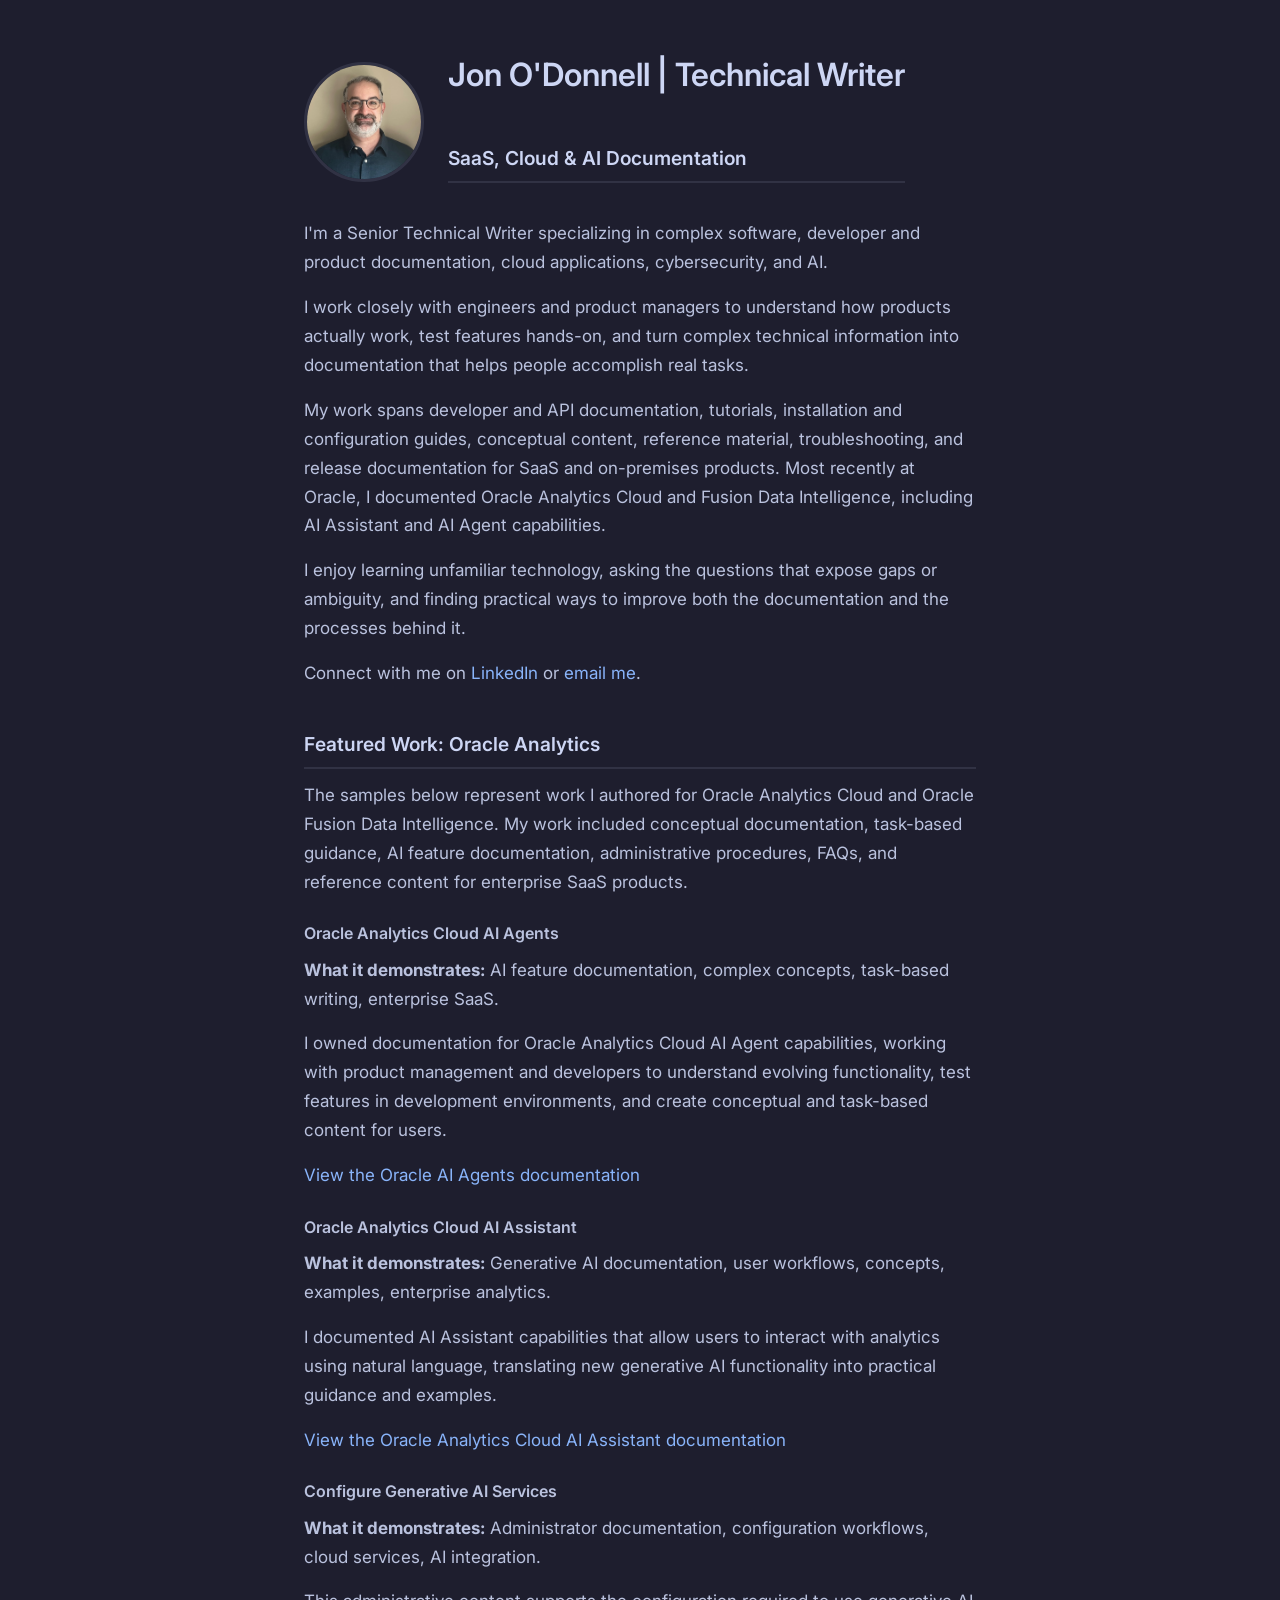
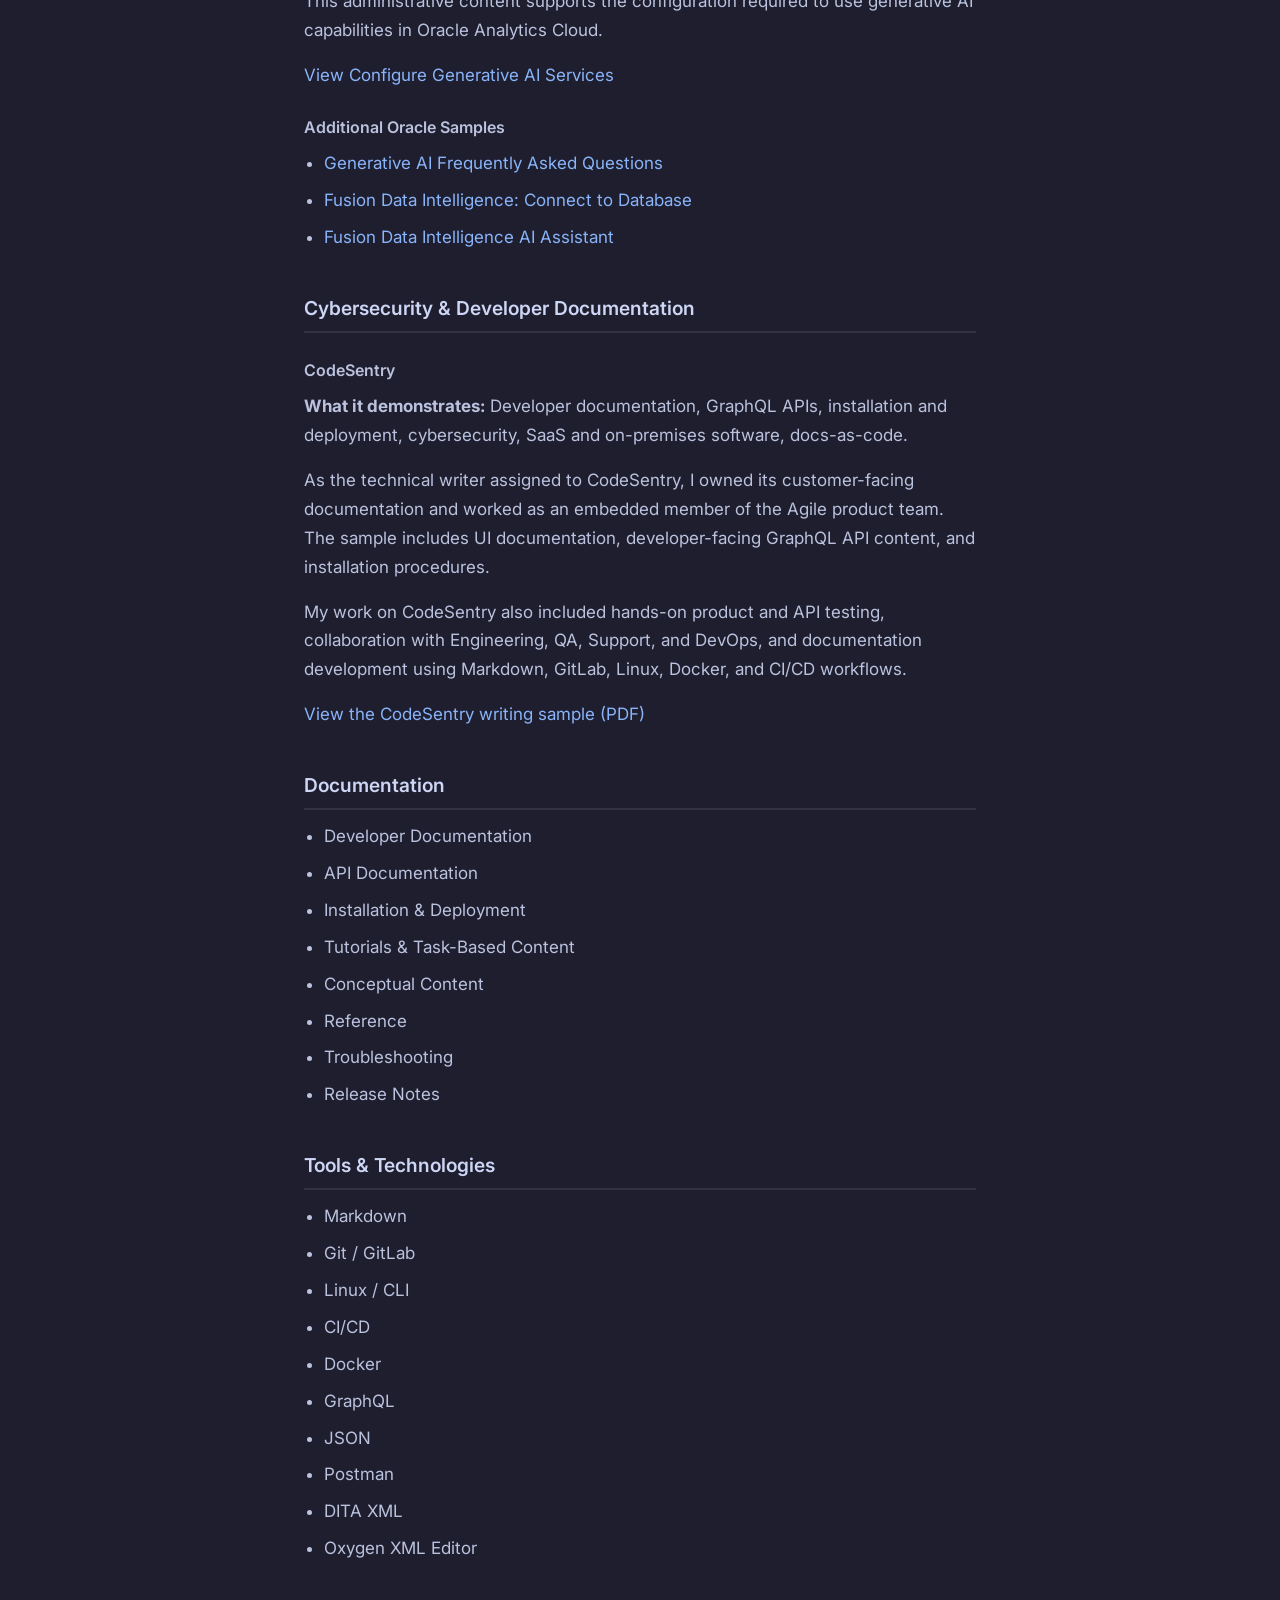
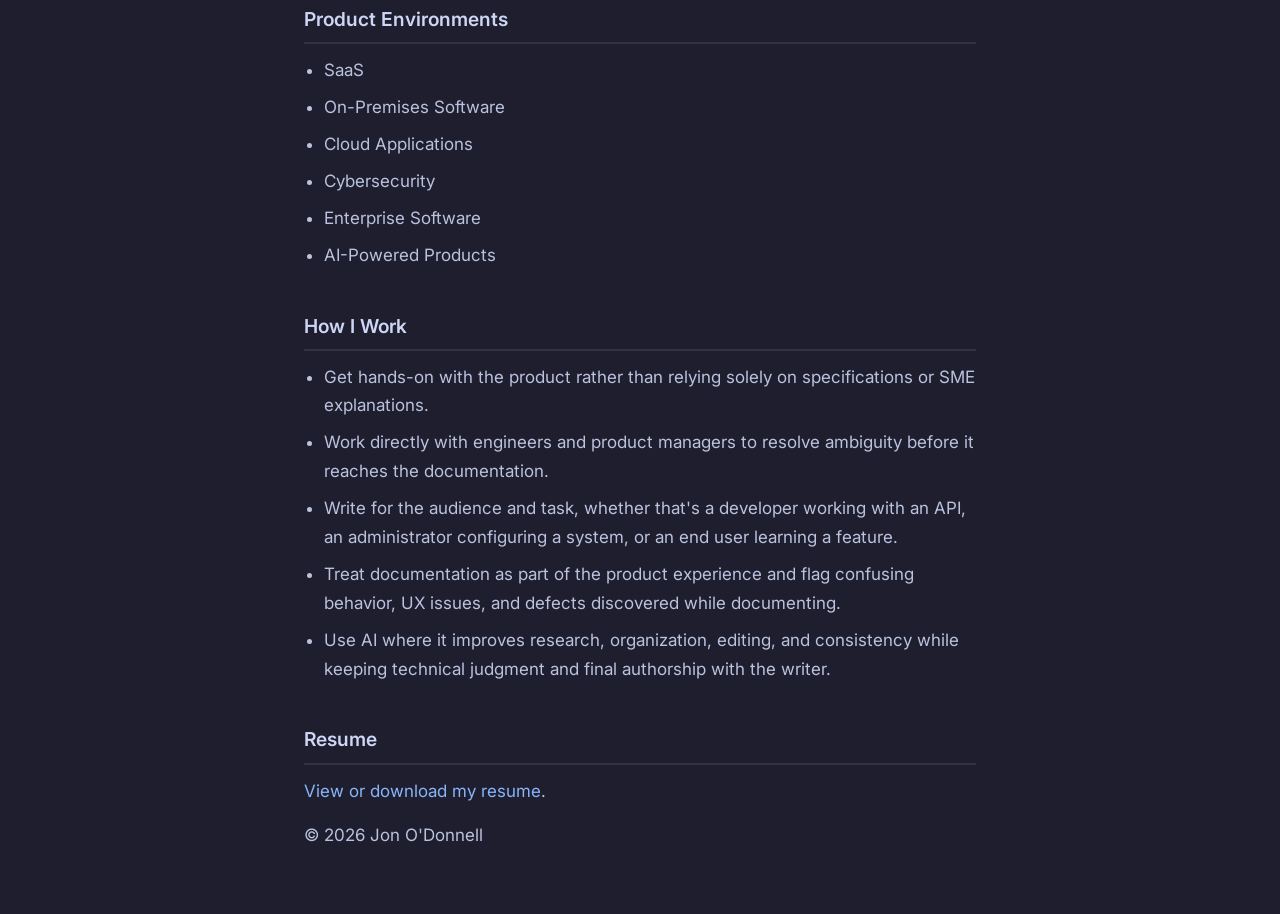
<file: index.html>
<!DOCTYPE html>
<html lang="en">
<head>
    <meta charset="UTF-8">
    <meta name="viewport" content="width=device-width, initial-scale=1.0">
    <title>Jon O'Donnell | Technical Writer</title>
    <link rel="stylesheet" href="css/style.css">
    <!--<link rel="stylesheet" href="https://unpkg.com/wingcss"/>-->
</head>
<body>

    <!-- Introduction Section -->
    <header>
        <div class="header-top">
        <img src="photo.jpg" alt="Jon O'Donnell" class="profile-photo">
        <div>
            <h1>Jon O'Donnell | Technical Writer</h1>
            <h2>SaaS, Cloud & AI Documentation</h2>
        </div>
    </div>
  <p>I'm a Senior Technical Writer specializing in complex software, developer and product documentation, cloud applications, cybersecurity, and AI.</p>
        <p>I work closely with engineers and product managers to understand how products actually work, test features hands-on, and turn complex technical information into documentation that helps people accomplish real tasks.</p>
        <p>My work spans developer and API documentation, tutorials, installation and configuration guides, conceptual content, reference material, troubleshooting, and release documentation for SaaS and on-premises products. Most recently at Oracle, I documented Oracle Analytics Cloud and Fusion Data Intelligence, including AI Assistant and AI Agent capabilities.</p>
        <p>I enjoy learning unfamiliar technology, asking the questions that expose gaps or ambiguity, and finding practical ways to improve both the documentation and the processes behind it.</p>
        <p>Connect with me on <a href="https://www.linkedin.com/in/odonnelljm/" target="_blank" rel="noopener noreferrer">LinkedIn</a> or <a href="mailto:odonnell.jm@gmail.com">email me</a>.</p>
    </header>
     <main>
        <section>
            <h2>Featured Work: Oracle Analytics</h2>
            <p>The samples below represent work I authored for Oracle Analytics Cloud and Oracle Fusion Data Intelligence. My work included conceptual documentation, task-based guidance, AI feature documentation, administrative procedures, FAQs, and reference content for enterprise SaaS products.</p>

            <h3>Oracle Analytics Cloud AI Agents</h3>
            <p><strong>What it demonstrates:</strong> AI feature documentation, complex concepts, task-based writing, enterprise SaaS.</p>
            <p>I owned documentation for Oracle Analytics Cloud AI Agent capabilities, working with product management and developers to understand evolving functionality, test features in development environments, and create conceptual and task-based content for users.</p>
            <p><a href="https://docs.oracle.com/en/cloud/paas/analytics-cloud/acubi/use-ai-agents-oracle-analytics-ai-assistant-interact-data.html" target="_blank" rel="noopener noreferrer">View the Oracle AI Agents documentation</a></p>

            <h3>Oracle Analytics Cloud AI Assistant</h3>
            <p><strong>What it demonstrates:</strong> Generative AI documentation, user workflows, concepts, examples, enterprise analytics.</p>
            <p>I documented AI Assistant capabilities that allow users to interact with analytics using natural language, translating new generative AI functionality into practical guidance and examples.</p>
            <p><a href="https://docs.oracle.com/en/cloud/paas/analytics-cloud/acubi/generate-visualizations-oracle-analytics-ai-assistant.html" target="_blank" rel="noopener noreferrer">View the Oracle Analytics Cloud AI Assistant documentation</a></p>

            <h3>Configure Generative AI Services</h3>
            <p><strong>What it demonstrates:</strong> Administrator documentation, configuration workflows, cloud services, AI integration.</p>
            <p>This administrative content supports the configuration required to use generative AI capabilities in Oracle Analytics Cloud.</p>
            <p><a href="https://docs.oracle.com/en/cloud/paas/analytics-cloud/acabi/configure-generative-ai-services.html" target="_blank" rel="noopener noreferrer">View Configure Generative AI Services</a></p>

            <h3>Additional Oracle Samples</h3>
            <ul>
                <li><a href="https://docs.oracle.com/en/cloud/paas/analytics-cloud/acubi/faqs-oracle-analytics-generative-ai.html" target="_blank" rel="noopener noreferrer">Generative AI Frequently Asked Questions</a></li>
                <li><a href="https://docs.oracle.com/en/cloud/saas/analytics/26r1/fawag/connect-autonomous-data-warehouse.html" target="_blank" rel="noopener noreferrer">Fusion Data Intelligence: Connect to Database</a></li>
                <li><a href="https://docs.oracle.com/en/cloud/saas/analytics/26r1/fawug/get-started-oracle-analytics-ai-assistant.html" target="_blank" rel="noopener noreferrer">Fusion Data Intelligence AI Assistant</a></li>
            </ul>
        </section>

        <section>
            <h2>Cybersecurity &amp; Developer Documentation</h2>
            <h3>CodeSentry</h3>
            <p><strong>What it demonstrates:</strong> Developer documentation, GraphQL APIs, installation and deployment, cybersecurity, SaaS and on-premises software, docs-as-code.</p>
            <p>As the technical writer assigned to CodeSentry, I owned its customer-facing documentation and worked as an embedded member of the Agile product team. The sample includes UI documentation, developer-facing GraphQL API content, and installation procedures.</p>
            <p>My work on CodeSentry also included hands-on product and API testing, collaboration with Engineering, QA, Support, and DevOps, and documentation development using Markdown, GitLab, Linux, Docker, and CI/CD workflows.</p>
            <p><a href="JODonnell_Writing_Samples.pdf" target="_blank">View the CodeSentry writing sample (PDF)</a></p>
        </section>

        <section>
            <h2>Documentation</h2>
            <ul>
                <li>Developer Documentation</li>
                <li>API Documentation</li>
                <li>Installation &amp; Deployment</li>
                <li>Tutorials &amp; Task-Based Content</li>
                <li>Conceptual Content</li>
                <li>Reference</li>
                <li>Troubleshooting</li>
                <li>Release Notes</li>
            </ul>
        </section>

        <section>
            <h2>Tools &amp; Technologies</h2>
            <ul>
                <li>Markdown</li>
                <li>Git / GitLab</li>
                <li>Linux / CLI</li>
                <li>CI/CD</li>
                <li>Docker</li>
                <li>GraphQL</li>
                <li>JSON</li>
                <li>Postman</li>
                <li>DITA XML</li>
                <li>Oxygen XML Editor</li>
            </ul>
        </section>

        <section>
            <h2>Product Environments</h2>
            <ul>
                <li>SaaS</li>
                <li>On-Premises Software</li>
                <li>Cloud Applications</li>
                <li>Cybersecurity</li>
                <li>Enterprise Software</li>
                <li>AI-Powered Products</li>
            </ul>
        </section>

        <section>
            <h2>How I Work</h2>
            <ul>
                <li>Get hands-on with the product rather than relying solely on specifications or SME explanations.</li>
                <li>Work directly with engineers and product managers to resolve ambiguity before it reaches the documentation.</li>
                <li>Write for the audience and task, whether that's a developer working with an API, an administrator configuring a system, or an end user learning a feature.</li>
                <li>Treat documentation as part of the product experience and flag confusing behavior, UX issues, and defects discovered while documenting.</li>
                <li>Use AI where it improves research, organization, editing, and consistency while keeping technical judgment and final authorship with the writer.</li>
            </ul>
        </section>

        <section>
            <h2>Resume</h2>
            <p><a href="Jon_ODonnell_Portfolio_Resume.docx" target="_blank">View or download my resume</a>.</p>
        </section>
    </main>

    <footer>
        <p>&copy; 2026 Jon O'Donnell</p>
    </footer>

</body>
</html>
</file>
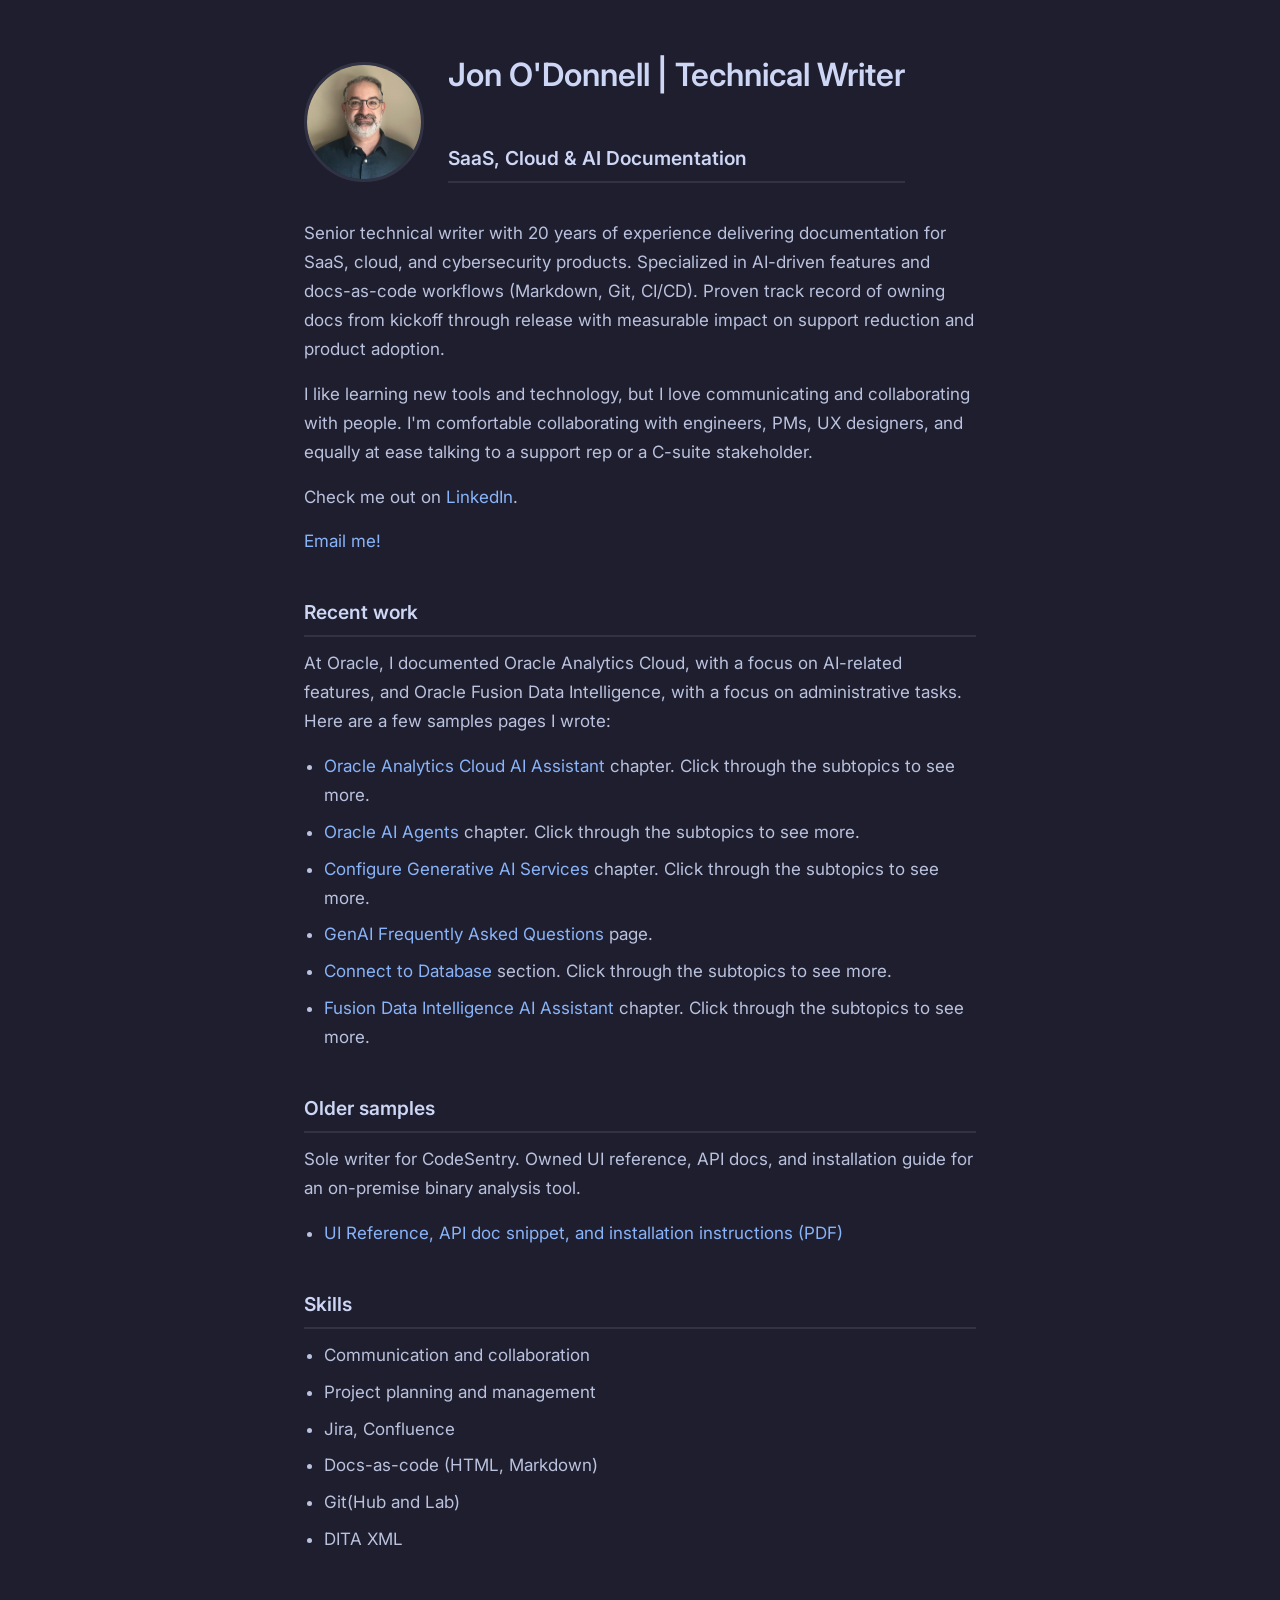
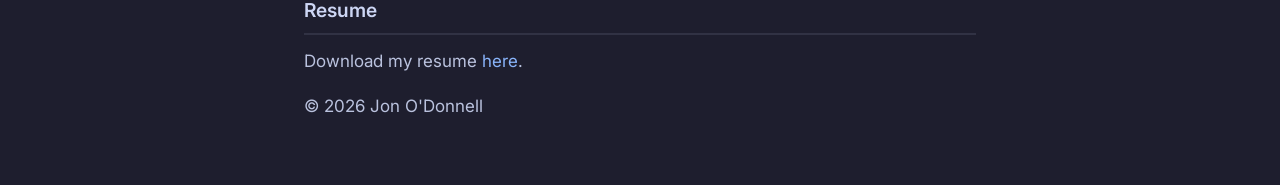
<file: offline.html>
<!DOCTYPE html>
<html lang="en">
<head>
    <meta charset="UTF-8">
    <meta name="viewport" content="width=device-width, initial-scale=1.0">
    <title>Jon O'Donnell | Technical Writer</title>
    <link rel="stylesheet" href="css/style.css">
    <!--<link rel="stylesheet" href="https://unpkg.com/wingcss"/>-->
</head>
<body>

    <!-- Introduction Section -->
    <header>
        <div class="header-top">
        <img src="photo.jpg" alt="Jon O'Donnell" class="profile-photo">
        <div>
            <h1>Jon O'Donnell | Technical Writer</h1>
            <h2>SaaS, Cloud & AI Documentation</h2>
        </div>
    </div>
        <p>Senior technical writer with 20 years of experience delivering documentation for SaaS, cloud, and cybersecurity products. Specialized in AI-driven features and docs-as-code workflows (Markdown, Git, CI/CD). Proven track record of owning docs from kickoff through release with measurable impact on support reduction and product adoption.</p>
        <p>I like learning new tools and technology, but I love communicating and collaborating with people. I'm comfortable collaborating with engineers, PMs, UX designers, and equally at ease talking to a support rep or a C-suite stakeholder.</p>
        <p>Check me out on <a href="https://www.linkedin.com/in/odonnelljm/">LinkedIn</a>.</p>
         <p><a href="mailto:odonnell.jm@gmail.com">Email me!</a>
</p>
    </header>
    <main>
        <!-- List of Links Section -->
        <section>
            <h2>Recent work</h2>
            <p>At Oracle, I documented Oracle Analytics Cloud, with a focus on AI-related features, and Oracle Fusion Data Intelligence, with a focus on administrative tasks. Here are a few samples pages I wrote:</p>
            <ul>
                <li><a href="https://docs.oracle.com/en/cloud/paas/analytics-cloud/acubi/generate-visualizations-oracle-analytics-ai-assistant.html" target="_blank">Oracle Analytics Cloud AI Assistant</a> chapter. Click through the subtopics to see more.</li>
                <li><a href="https://docs.oracle.com/en/cloud/paas/analytics-cloud/acubi/use-ai-agents-and-oracle-analytics-ai-assistant-interact-data.html" target="_blank">Oracle AI Agents</a> chapter. Click through the subtopics to see more.</li>
                <li><a href="https://docs.oracle.com/en/cloud/paas/analytics-cloud/acabi/configure-generative-ai-services.html" target="_blank">Configure Generative AI Services</a> chapter. Click through the subtopics to see more.</li> 
                <li><a href="https://docs.oracle.com/en/cloud/paas/analytics-cloud/acubi/faqs-oracle-analytics-generative-ai.html" target="_blank">GenAI Frequently Asked Questions</a> page.</li>
                <li><a href="https://docs.oracle.com/en/cloud/saas/analytics/26r1/fawag/connect-autonomous-data-warehouse.html" target="_blank">Connect to Database</a> section. Click through the subtopics to see more.</li>
                <li><a href="https://docs.oracle.com/en/cloud/saas/analytics/26r1/fawug/get-started-oracle-analytics-ai-assistant.html" target="_blank">Fusion Data Intelligence AI Assistant</a> chapter. Click through the subtopics to see more.</li>
            </ul>
        </section>
         <section>
            <h2>Older samples</h2>
             <p>Sole writer for CodeSentry. Owned UI reference, API docs, and installation guide for an on-premise binary analysis tool.</p>
            <ul>
                <li><a href="JODonnell_Writing_Samples.pdf" class="image fit" target="_blank">UI Reference, API doc snippet, and installation instructions (PDF)</a></li>
            </ul>
        </section>
       <section><h2>Skills</h2>
       <ul><li>Communication and collaboration</li>
           <li>Project planning and management</li>
           <li>Jira, Confluence</li>
           <li>Docs-as-code (HTML, Markdown)</li>
           <li>Git(Hub and Lab)</li>
           <li>DITA XML</li>
       </ul></section>
        <section>
            <h2>Resume</h2>
            <p>Download my resume <a href="Jon_ODonnell_Resume.pdf" class="image fit" target="_blank">here</a>.</p>
        </section>
    </main>

    <footer>
        <p>&copy; 2026 Jon O'Donnell</p>
    </footer>

</body>
</html>
</file>
<file: css/style.css>
@import url('https://fonts.googleapis.com/css2?family=Inter:wght@400;500;600&display=swap');

* {
  box-sizing: border-box;
  margin: 0;
  padding: 0;
}

body {
  font-family: 'Inter', sans-serif;
  font-size: 17px;
  line-height: 1.7;
  color: #cdd6f4;
  background-color: #1e1e2e;
  max-width: 720px;
  margin: 0 auto;
  padding: 3rem 1.5rem;
}

h1 {
  font-size: 2rem;
  font-weight: 600;
  margin-bottom: 0.25rem;
  color: #cdd6f4;
}

h2 {
  font-size: 1.2rem;
  font-weight: 600;
  margin-top: 2.5rem;
  margin-bottom: 0.75rem;
  color: #cdd6f4;
  border-bottom: 2px solid #313244;
  padding-bottom: 0.4rem;
}

h3 {
  font-size: 1rem;
  font-weight: 600;
  margin-top: 1.5rem;
  margin-bottom: 0.5rem;
  color: #bac2de;
}

p {
  margin-bottom: 1rem;
  color: #bac2de;
}

a {
  color: #89b4fa;
  text-decoration: none;
}

a:hover {
  text-decoration: underline;
}

ul {
  padding-left: 1.25rem;
  margin-bottom: 1rem;
}

li {
  margin-bottom: 0.5rem;
  color: #bac2de;
}

.subtitle {
  font-size: 1rem;
  color: #a6adc8;
  margin-bottom: 1.5rem;
  font-weight: 400;
}

.contact-links {
  display: flex;
  gap: 1.5rem;
  margin-bottom: 2rem;
  font-size: 0.95rem;
}

.header-top {
  display: flex;
  align-items: center;
  gap: 1.5rem;
  margin-bottom: 1.5rem;
}

.profile-photo {
  width: 120px;
  height: 120px;
  border-radius: 50%;
  object-fit: cover;
  object-position: center top; /* keeps focus on your face */
  border: 3px solid #313244;
  flex-shrink: 0; /* prevents photo from squishing on narrow screens */
}
</file>
